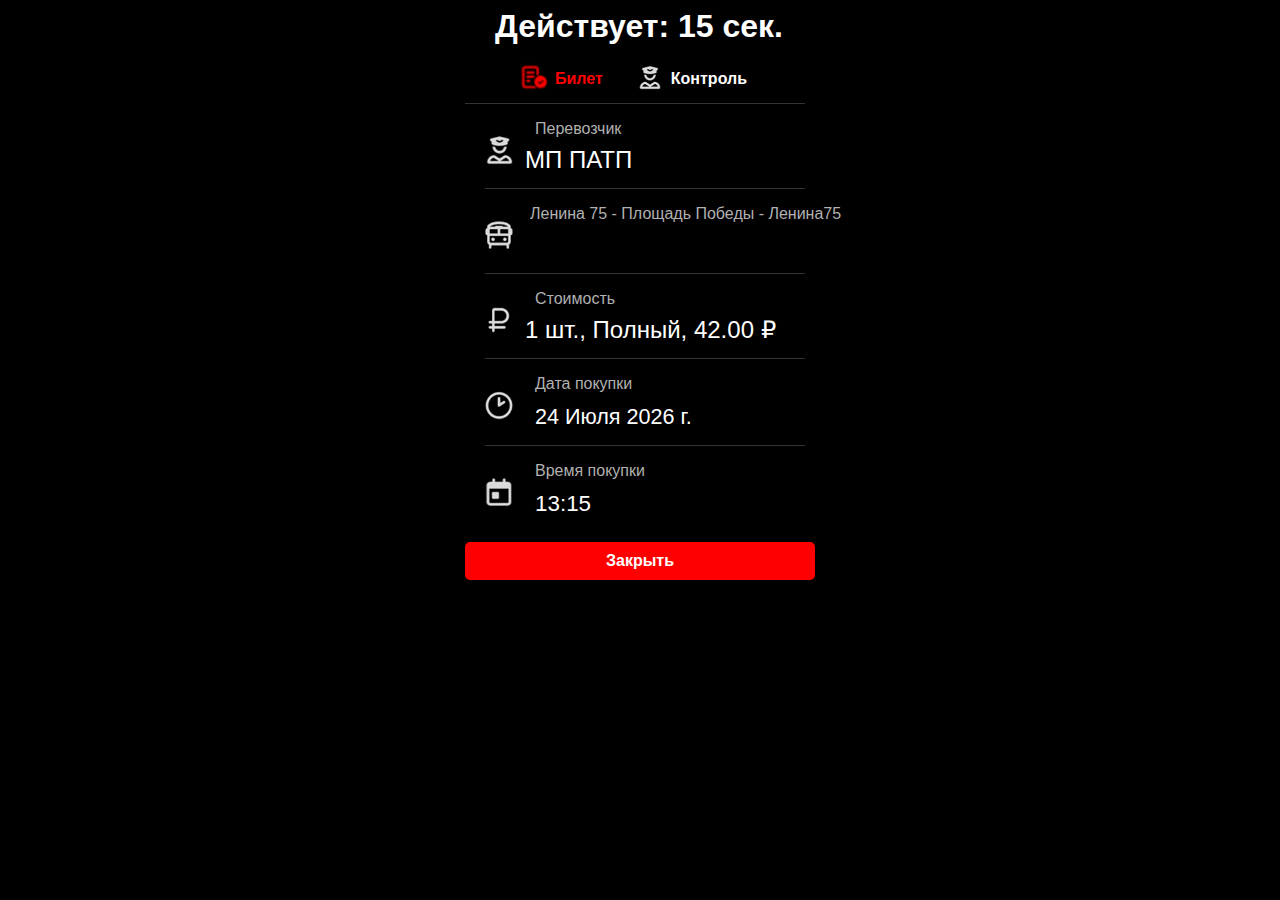
<file: index.html>
<!DOCTYPE html>
<html lang="ru">
<head>
    <meta charset="UTF-8">
    <meta name="viewport" content="width=device-width, initial-scale=1.0, maximum-scale=1.0, user-scalable=no">
    <title>Городской Транспорт</title>
    <style>
        body {
            font-family: Arial, sans-serif;
            text-align: left; /* Текст слева */
            background-color: #000; /* Черный фон */
            color: #fff; /* Белый цвет текста */
            -ms-user-select: none;
            -moz-user-select: none;
            -webkit-user-select: none;
            user-select: none; /* Отключение выделения текста */
        }
        .active {
            color: red;
            text-decoration: underline; /* Добавлено подчеркивание */
            background-color: red; /* Добавлено фоновое закрашивание */
            padding: 10px 20px; /* Добавлено padding */
        }
        .hidden {
            display: none;
        }
        .container {
            margin: auto; /* Центрирование по горизонтали */
            width: 210px; /* Ширина контейнера */
           /* padding: 20px;
             background-color: #111; Темно-серый фон контейнера */
            border-radius: 10px; /* Скругленные углы */
            text-align: left; /* Выравнивание по левому краю */
        }
        .button {
            padding: 10px 10px;
            width: 90px;
            cursor: pointer;
            border: none;
            background-color: transparent; /* Прозрачный фон */
            color: #fff;
            margin: 5px 0px;
            border-radius: 5px; /* Скругленные углы */
            font-family: "Roboto", sans-serif;
            font-weight: bold;
            font-style: normal;
            font-size: 16px;
        }

        #button2 {
            padding: 10px 20px;
            cursor: pointer;
            border: none;
            background-color: red;
            color: #fff;
            margin: 0px -70px;
            border-radius: 5px; /* Скругленные углы */
        }

        #img1 {
            width: 28px;
            margin: 15px -50px 130px;
            position: absolute;
        }

        #img2 {
            width: 35px;
            margin: 0px -30px 130px;
            position: absolute;
        }

        #img3 {
            width: 23px;
            margin: 10px 93px 130px;
            position: absolute;
        }

        #select_first {
            border: none;
            background-color: black;
            color: #b1b1b1;
            -webkit-appearance: none;
            font-family: "Roboto", sans-serif;
            font-weight: normal;
            font-style: normal;
            font-size: 16px;
            margin: 0px -5px;
        }

        #select_second {
            border: none;
            background-color: black;
            color: white;
            -webkit-appearance: none;
            font-family: "Roboto", sans-serif;
            font-weight: normal;
            font-style: normal;
            font-size: 150%;
            margin: -8px -10px;
        }

        #p_first {
            color: #b1b1b1;
        }

        #purchaseDate {
            font-family: "Roboto", sans-serif;
            font-weight: normal;
            font-style: normal;
            font-size: 135%;
            margin: -5px 0px 15px;
        }

        #purchaseTime {
            font-family: "Roboto", sans-serif;
            font-weight: normal;
            font-style: normal;
            font-size: 140%;
            margin: -5px 0px 25px;
        }

        #p_second {
            font-family: "Roboto", sans-serif;
            font-weight: bold;
            font-style: normal;
            font-size: 180%;
        }

        .without_ampm::-webkit-datetime-edit-ampm-field {
   display: none;
 }
 input[type=time]::-webkit-clear-button {
   -webkit-appearance: none;
   -moz-appearance: none;
   -o-appearance: none;
   -ms-appearance:none;
   appearance: none;
   margin: -10px;
 }

 input {
            font-family: "Roboto", sans-serif;
            font-weight: normal;
            font-style: normal;
            font-size: 150%;
            background-color: black;
            color: white;
            border: hidden;
            margin: -10px -10px;
        }

input.middle:focus {
    outline-width: 0;
}

textarea:focus, input:focus {
    outline: none;
}

 hr {
        border: none;
        height: 1px;
        color: #333;
        background-color: #333;
        }

 #menu_btn {
     margin: 10px 10px 0px;
     display: flex;
     gap: 3rem;
     text-align: center; /* Выравнивание текста внутри #menu_btn */
 }

 .without_ampm::-webkit-datetime-edit-ampm-field {
   display: none;
 }
 input[type=time]::-webkit-clear-button {
   -webkit-appearance: none;
   -moz-appearance: none;
   -o-appearance: none;
   -ms-appearance:none;
   appearance: none;
   margin: -10px;
 }

 body {
		-ms-user-select: none;
		-moz-user-select: none;
		-webkit-user-select: none;
		user-select: none;
	}

input[list]::-webkit-calendar-picker-indicator,
input[list]::-webkit-list-button {
    opacity: 0 !important
}

    </style>
</head>
<body>

<div class="container">

    <h1 id="timer_block" style="margin: auto -40px">Действует: <span id="timer">15</span> сек.</h1>

<div id="menu_btn">
     <img id="img2" src="img/ok.png">
    <img id="img3" src="img/man.png">
    <button style="color: red" id="ticketButton" class="button" onclick="toggleContent('ticket')">Билет</button>
    <button id="controlButton" class="button" onclick="toggleContent('control')">Контроль</button>
        </div>
    <hr style="width:340px; margin: 0px -70px 0px;"/>

    <div id="ticketContent">
      <div>
          <img id="img1" src="img/man.png">
          <p id="p_first">Перевозчик</p>
        <select id="select_second"><option>МП ПАТП</option></select>
          <p></p>
          <hr style="width:320px; margin: 0px -50px 0px;"/>
          <p></p>
          </div>

<div>
        <img id="img1" src="img/bus.png">
        <select id="select_first">
            <option disabled style="color: red">Автобус №44:</option>
            <option selected>Ленина 75 - Церковь - Ленина 75</option>
            <option disabled></option>
            <option disabled style="color: red">Автобус №10:</option>
            <option>Ленина 75 - Рынок - Ленина 75</option>
            <option>Ленина 75 - Мира - Ленина 75</option>
            <option disabled></option>
            <option disabled style="color: red">Автобус №9:</option>
            <option>Склады - Маяк - Склады</option>
            <option disabled></option>
            <option disabled style="color: red">Автобус №6:</option>
            <option>ПАТП - ЛУКАШИ - ПАТП</option>
            <option disabled></option>
            <option disabled style="color: red">Автобус №3:</option>
            <option selected>ПАТП - Решетнева - ПАТП</option>
            <option disabled></option>
            <option disabled style="color: red">Автобус №2:</option>
            <option selected>Ленина 75 - КПП 1 - Ленина75</option>
            <option disabled></option>
            <option disabled style="color: red">Автобус №1:</option>
            <option selected>Ленина 75 - Площадь Победы - Ленина75</option>
        </select>
            <p><input list="busnumber" style="width: 250px" spellcheck="false">
   <datalist id="busnumber" spellcheck="false">
    <option value="a878ту124"></option>
    <option value="в671тс124"></option>
    <option value="р608нм124"></option>

    <option value="в225тс124"></option>
    <option value="в353оо124"></option>
    <option value="в702тс124"></option>

    <option value="а878ту124"></option>
    <option value="а861ту124"></option>
    <option value="в709тс124"></option>

    <option value="а839ту124"></option>
    <option value="а867ту124"></option>
    <option value="а872ту124"></option>

    <option value="р613нв124"></option>
   </datalist></p>
        <p id="hint"></p>
        <hr style="width:320px; margin: 0px -50px 0px;"/>
</div>


<div>
        <img id="img1" src="img/rub.png">
        <p id="p_first">Стоимость</p>
        <select id="select_second"><option>1 шт., Полный, 42.00 ₽</option>
        <option>2 шт., Полный, 84.00 ₽</option>
        <option>1 шт., Полный, 126.00 ₽</option></select>
        <p></p>
        <hr style="width:320px; margin: 0px -50px 0px;"/>
</div>


<div>
        <img id="img1" src="img/clock.png">
        <p id="p_first">Дата покупки</p>
        <p id="purchaseDate"></p> <hr style="width:320px; margin: 0px -50px 0px;"/>
</div>

<div>
        <img id="img1" src="img/calendar.png">
        <p id="p_first">Время покупки</p>
        <p id="purchaseTime"></p>
</div>


    </div>

    <div id="controlContent" class="hidden">
      <img width="300" style="margin: 20px -50px" src="img/accept.png" alt="Описание изображения">
    </div>

    <button id="button2" class="button" onclick="closeWindow()" style="width: 350px">Закрыть</button>
</div>

<script>
    // Отсчет времени
    let timeLeft = 15;
    const timerElement = document.getElementById('timer');
    const timerBlock = document.getElementById('timer_block');
    let countdown;

    function startTimer() {
        countdown = setInterval(() => {
            if (timeLeft <= 0) {
                clearInterval(countdown);
                timeLeft = 15;
                timerElement.textContent = timeLeft;
            } else {
                timeLeft--;
                timerElement.textContent = timeLeft;
            }
        }, 1000);
    }

    let isWindowClosed = false; // Флаг для отслеживания состояния

    // Переключение контента
    function toggleContent(type) {
        if (isWindowClosed) {
            return; // Выход из функции, если окно закрыто
        }

        const ticketContent = document.getElementById('ticketContent');
        const controlContent = document.getElementById('controlContent');
        const ticketButton = document.getElementById('ticketButton');
        const controlButton = document.getElementById('controlButton');

        if (type === 'ticket') {
            ticketContent.classList.remove('hidden');
            controlContent.classList.add('hidden');

            ticketButton.classList.remove('active');
            controlButton.classList.remove('active');
            ticketButton.classList.add('active');

            timerBlock.classList.remove('hidden');
            startTimer();
        } else {
            ticketContent.classList.add('hidden');
            controlContent.classList.remove('hidden');

            ticketButton.classList.remove('active');
            controlButton.classList.remove('active');
            controlButton.classList.add('active');

            timerBlock.classList.add('hidden');
            clearInterval(countdown);
        }
    }

    // Закрытие окна
    function closeWindow() {
        // Переключение состояния окна
        isWindowClosed = !isWindowClosed;

        if (isWindowClosed) {
            // Деактивировать все элементы
            document.querySelectorAll('select, input, button, datalist').forEach(el => {
                el.disabled = true;
            });
            document.body.style.pointerEvents = 'none'; // Отключение событий для всего body
            alert('Окно закрыто. Нажмите "Закрыть" ещё раз, чтобы открыть.');
        } else {
            // Активировать все элементы
            document.querySelectorAll('select, input, button, datalist').forEach(el => {
                el.disabled = false;
            });
            document.body.style.pointerEvents = 'auto'; // Восстановление событий
        }
    }

    //  Перезапуск таймера при клике на элемент
    timerElement.addEventListener('click', () => {
        timeLeft = 15;
        timerElement.textContent = timeLeft;
        clearInterval(countdown);
        startTimer();
    });

    // Получаем текущую дату
    const today = new Date();
    const day = today.getDate();
    const month = today.getMonth(); // Месяц начинается с 0
    const year = today.getFullYear();

    // Массив с названиями месяцев
    const monthNames = ["Января", "Февраля", "Марта", "Апреля", "Мая", "Июня",
                        "Июля", "Августа", "Сентября", "Октября", "Ноября", "Декабря"];

    // Формируем строку с датой
    const formattedDate = `${day} ${monthNames[month]} ${year} г.`;

    // Выводим дату в элемент с id="purchaseDate"
    document.getElementById("purchaseDate").textContent = formattedDate;

    // Получаем текущее время
    const now = new Date();
    const hours = now.getHours();
    const minutes = now.getMinutes();
    const formattedTime = `${hours}:${minutes.toString().padStart(2, '0')}`; // Добавляем ведущий ноль к минутам, если нужно

    // Выводим время в элемент с id="purchaseTime"
    document.getElementById("purchaseTime").textContent = formattedTime;

</script>

</body>
</html>
</file>
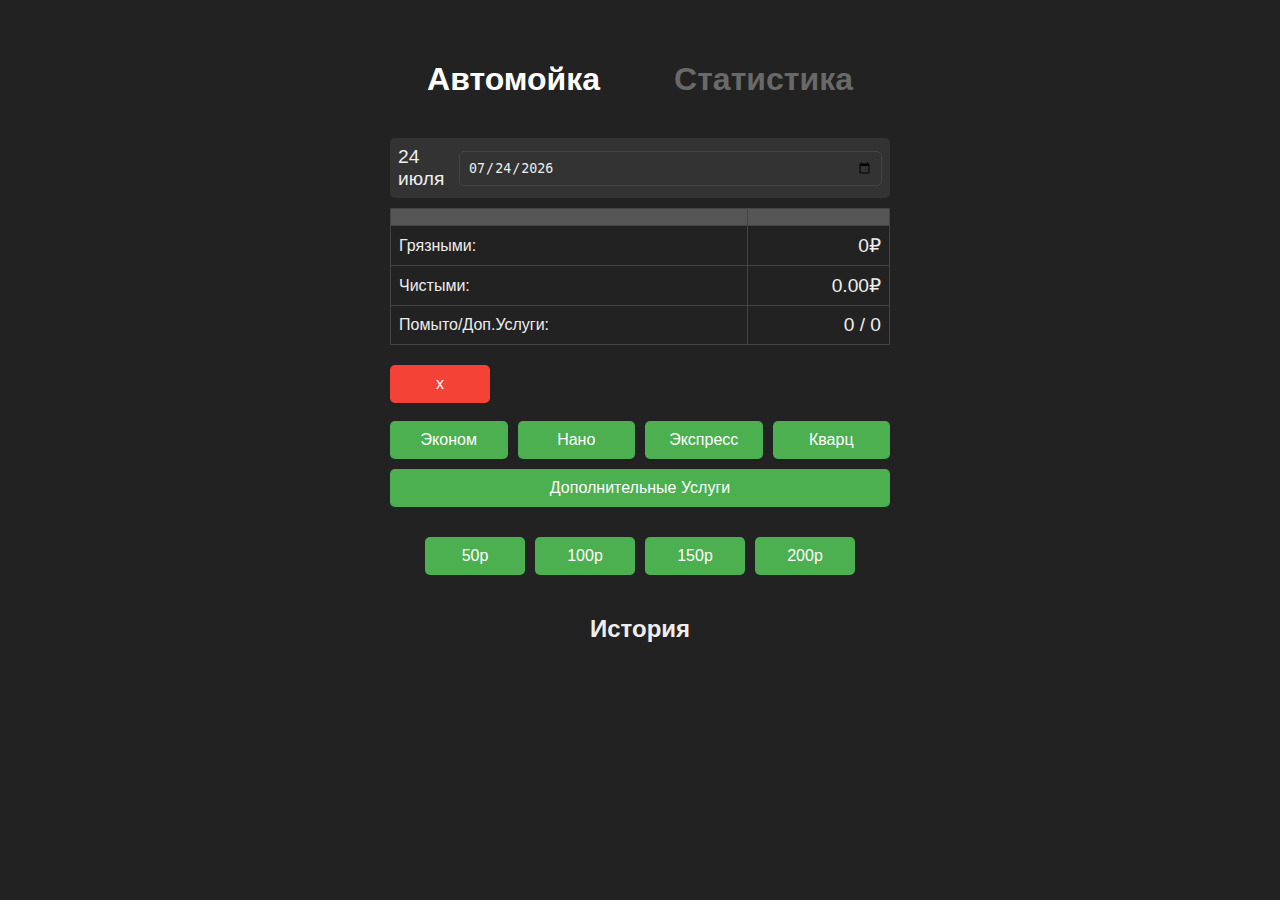
<file: aligator/index.html>
<!DOCTYPE html>
<html>
<head>
  <meta charset="UTF-8">
  <meta name="viewport" content="width=device-width, initial-scale=1.0, maximum-scale=1.0, user-scalable=no">
  <title>Калькулятор цен</title>
  <link rel="stylesheet" href="styles.css">
</head>
<body>
  <div class="container">
    <div class="header">
      <h1 id="auto-title" class="active">Автомойка</h1>
      <h1 id="statistics-title">Статистика</h1>
    </div>

    <div id="auto-section">
      <div id="date-container">
        <div id="selected-date-display">
          <span id="date-text"></span>
          <input type="date" id="selected-date" value="">
        </div>
      </div>

      <table class="data-table">
        <thead>
          <tr>
            <th></th>
            <th></th>
          </tr>
        </thead>
        <tbody>
          <tr>
            <td>Грязными:</td>
            <td id="total" style="text-align: right;">0</td>
          </tr>
          <tr>
            <td>Чистыми:</td>
            <td id="discount" style="text-align: right;">0</td>
          </tr>
          <tr>
            <td>Помыто/Доп.Услуги:</td>
            <td id="services-info" style="text-align: right;">0 / 0</td>
          </tr>
        </tbody>
      </table>

      <button onclick="resetTotal()" style="background-color: #f44336;">x</button> <br> <br>

      <div id="services">
        <div class="button-group">
          <button id="open-ekonom-options">Эконом</button>
          <button id="open-nano-options">Нано</button>
          <button id="open-express-options">Экспресс</button>
          <button id="open-quartz-options">Кварц</button>
          <button id="open-optional-options">Дополнительные Услуги</button>
        </div>
        <div class="button-group">
          <button onclick="addPrice('50р', 50)">50р</button>
          <button onclick="addPrice('100р', 100)">100р</button>
          <button onclick="addPrice('150р', 150)">150р</button>
          <button onclick="addPrice('200р', 200)">200р</button>
        </div>
      </div>

      <!------------------------------------ Ekonom BUTTONS ------------------------------------------>
      <div id="ekonom-options" class="hidden">
        <div class="close-button" onclick="closeEkonomOptions()">&times;</div>
        <div class="ekonom-option">
          <button onclick="addPrice('эконом 1 I', 800); closeEkonomOptions()">эконом 1 I</button>
          <button onclick="addPrice('эконом 1 II', 1000); closeEkonomOptions()">эконом 1 II</button>
        </div>
        <div class="ekonom-option">
          <button onclick="addPrice('эконом 2 I', 1300); closeEkonomOptions()">эконом 2 I</button>
          <button onclick="addPrice('эконом 2 II', 1500); closeEkonomOptions()">эконом 2 II</button>
        </div>
      </div>

      <!------------------------------------ NANO BUTTONS ------------------------------------------>
      <div id="nano-options" class="hidden">
        <div class="close-button" onclick="closeNanoOptions()">&times;</div>
        <div class="ekonom-option">
          <button onclick="addPrice('нано 1 I', 900); closeNanoOptions()">нано 1 I</button>
          <button onclick="addPrice('нано 1 II', 1200); closeNanoOptions()">нано 1 II</button>
        </div>

        <div class="ekonom-option">
          <button onclick="addPrice('нано 2 I', 1400); closeNanoOptions()">нано 2 I</button>
          <button onclick="addPrice('нано 2 II', 1700); closeNanoOptions()">нано 2 II</button>
        </div>
      </div>

      <!------------------------------------ Express BUTTONS ------------------------------------------>
      <div id="express-options" class="hidden">
        <div class="close-button" onclick="closeExpressOptions()">&times;</div>
        <div class="ekonom-option">
          <button onclick="addPrice('экспресс I', 500); closeExpressOptions()">экспресс I</button>
          <button onclick="addPrice('экспресс II', 600); closeExpressOptions()">экспресс II</button>
        </div>

        <div class="ekonom-option">
          <button onclick="addPrice('экспресс III', 1000); closeExpressOptions()">экспресс III</button>
        </div>
      </div>

      <!------------------------------------ Quartz BUTTONS ------------------------------------------>
      <div id="quartz-options" class="hidden">
        <div class="close-button" onclick="closeQuartzOptions()">&times;</div>
        <div class="ekonom-option">
          <button onclick="addPrice('кварц 1 I', 2000); closeQuartzOptions()">кварц 1 I</button>
          <button onclick="addPrice('кварц 1 II', 2200); closeQuartzOptions()">кварц 1 I</button>
        </div>

        <div class="ekonom-option">
          <button onclick="addPrice('кварц 2 I', 2500); closeQuartzOptions()">кварц 2 II</button>
          <button onclick="addPrice('кварц 2 II', 2700); closeQuartzOptions()">кварц 2 II</button>
        </div>
      </div>

      <!------------------------------------ Optional BUTTONS ------------------------------------------>
      <div id="optional-options" class="hidden">
        <div class="close-button" onclick="closeOptionalOptions()">&times;</div>
        <div class="ekonom-option">
          <button onclick="addPrice('салон I', 1000); closeOptionalOptions()">салон I</button>
          <button onclick="addPrice('салон II', 1300); closeOptionalOptions()">салон II</button>
        </div>

        <div class="ekonom-option">
          <button onclick="addPrice('силикон', 250); closeOptionalOptions()">силикон</button>
          <button onclick="addPrice('чернение', 300); closeOptionalOptions()">чернение</button>
        </div>

        <div class="ekonom-option">
          <button onclick="addPrice('п. пластика', 500); closeOptionalOptions()">п. пластика</button>
          <button onclick="addPrice('двигатель', 2500); closeOptionalOptions()">двигатель</button>
        </div>

      </div>

      <h2>История</h2>
      <ol class="history-list" id="history-list"></ol>

    </div>

    <div id="statistics" class="hidden">
      <h2>Статистика</h2>
      <table class="data-table">
        <thead>
          <tr>
            <th></th>
            <th></th>
          </tr>
        </thead>
        <tbody>
          <tr>
            <td>Зп (1-15):</td>
            <td id="zp-15" style="text-align: right;">
              <span class="dark-gray">0</span> / <span class="white">0</span>
            </td>
          </tr>
          <tr>
            <td>Зп (16-31):</td>
            <td id="zp-16" style="text-align: right;">
              <span class="dark-gray">0</span> / <span class="white">0</span>
            </td>
          </tr>
        </tbody>
      </table>
<br><br><br><br><br><br><br><br><br><br><br><br><br><br><br><br>
      <table class="data-table">
        <tr>
            <td>В общем:  </td>
            <td id="total-statistics" style="text-align: right;">0</td>
          </tr>
      </table>


    </div>

    <div id="message-container"></div>

    <script src="script.js"></script>
  </body>
</html>
</file>
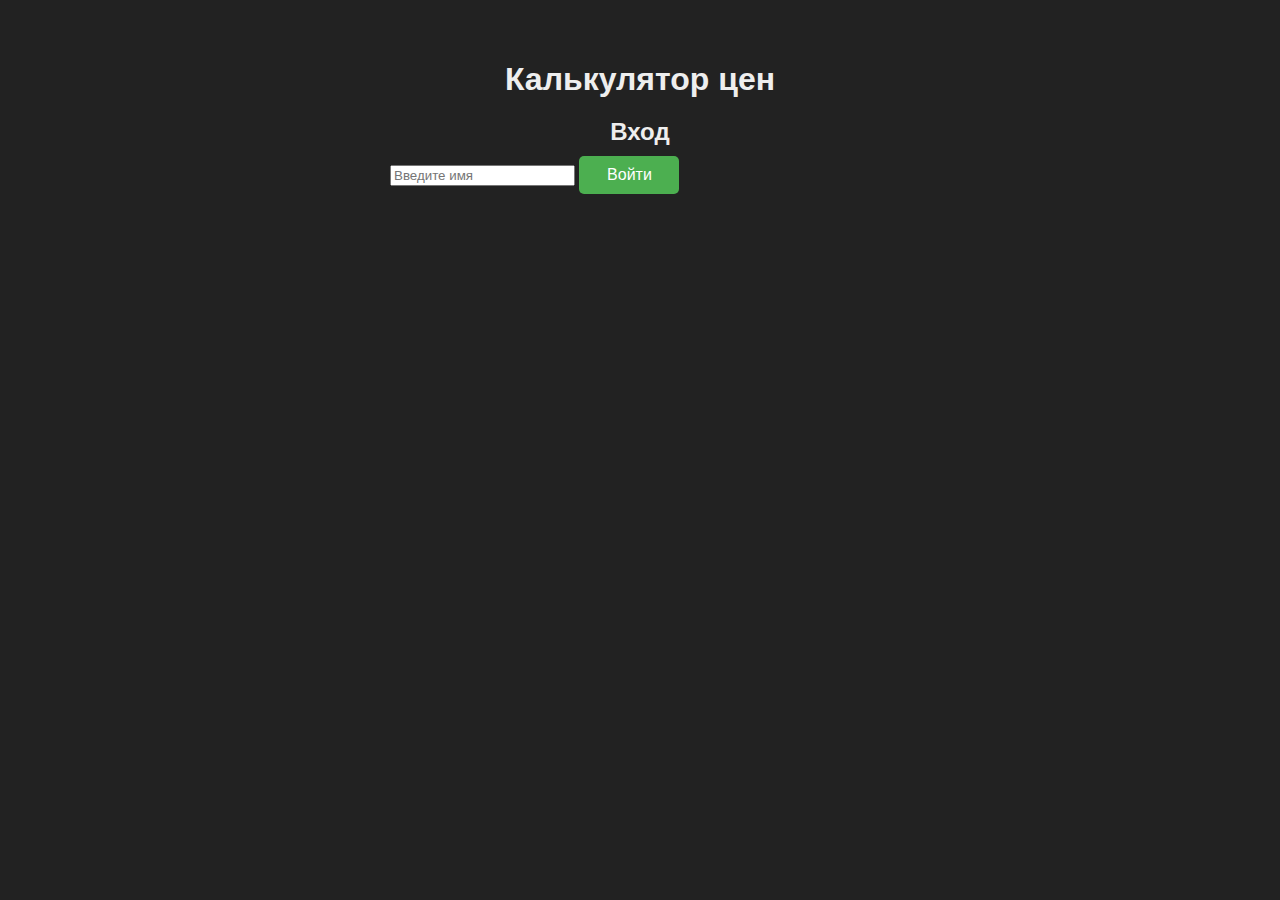
<file: ali.html>
<!DOCTYPE html>
<html>
<head>
  <title>Калькулятор цен</title>
  <style>
    body {
      font-family: sans-serif;
      background-color: #222;
      color: #eee;
      margin: 0; /* Убираем отступы */
      padding: 0; /* Убираем отступы */
      display: flex;
      flex-direction: column; /* Выравниваем по вертикали */
      align-items: center; /* Центрируем элементы */
    }

    .container {
      width: 90%; /* Занимаем 90% ширины экрана */
      max-width: 500px; /* Максимальная ширина */
      padding: 20px;
      margin: 20px auto; /* Центрируем контейнер */
    }

    h1 {
      font-size: 2rem; /* Увеличиваем размер заголовка */
      text-align: center;
      margin-bottom: 20px;
    }

    h2 {
      font-size: 1.5rem; /* Увеличиваем размер заголовка */
      text-align: center;
      margin-bottom: 10px;
    }

    .button-group {
      display: flex;
      flex-wrap: wrap;
      justify-content: center;
      gap: 10px;
      margin-bottom: 20px;
    }

    button {
      padding: 10px 20px;
      border: none;
      border-radius: 5px;
      background-color: #4CAF50;
      color: white;
      cursor: pointer;
      font-size: 1rem; /* Уменьшаем размер шрифта */
      flex: 1 1 100px; /* Делаем кнопки адаптивными */
      min-width: 100px; /* Минимальная ширина кнопок */
    }

    .hidden {
      display: none;
    }

    #total, #discount, #services-count {
      font-size: 1.2rem; /* Увеличиваем размер текста */
      margin-bottom: 10px;
      text-align: center;
    }

    #date-picker {
      margin-bottom: 10px;
      width: 100%;
    }

    #toggle-button {
      background-color: #f44336; /* Красный цвет для выделения */
      font-size: 1rem; /* Уменьшаем размер шрифта */
    }

    #services {
      display: flex;
      flex-direction: column;
      align-items: center;
      gap: 10px;
    }

    #services .button-group {
      flex-wrap: wrap; /* Делаем группы кнопок адаптивными */
      justify-content: center;
    }

    .history-list {
      list-style: none;
      padding: 0;
      margin-bottom: 20px;
    }

    .history-list li {
      display: flex;
      justify-content: space-between;
      align-items: center;
      padding: 5px 10px;
      border-bottom: 1px solid #444;
    }

    .history-list li button {
      background-color: transparent;
      border: none;
      color: #eee;
      font-size: 1rem;
      cursor: pointer;
    }

    .history-list li button:hover {
      color: #fff;
    }

    /* Стили для таблицы */
    table {
      border-collapse: collapse;
      width: 100%;
    }

    th, td {
      text-align: left;
      padding: 8px;
    }

    tr:nth-child(even) {
      background-color: #333;
    }

    th {
      background-color: #555;
    }
  </style>
</head>
<body>
  <div class="container">
    <h1>Калькулятор цен</h1>

    <div id="login">
      <h2>Вход</h2>
      <input type="text" id="username" placeholder="Введите имя">
      <button onclick="login()">Войти</button>
    </div>

    <div id="content" class="hidden">
      <h2>Ваши данные</h2>
      <p>Привет, <span id="user-name"></span>!</p>

      <div id="date-picker">
        <label for="selected-date">Выберите дату:</label>
        <input type="date" id="selected-date" value="">
        <script>
          document.getElementById('selected-date').valueAsDate = new Date();
        </script>
      </div>

      <h2>Сводка</h2>
      <table>
        <tr>
          <td>Грязными:</td>
          <td id="total">0</td>
        </tr>
        <tr>
          <td>Чистыми:</td>
          <td id="discount">0</td>
        </tr>
        <tr>
          <td>Количество услуг:</td>
          <td id="services-count">0</td>
        </tr>
      </table>

      <button onclick="resetTotal()">Очистить сводку</button>
      <button onclick="clearHistory()">Очистить историю</button> <br> <br>

      <h2>Все услуги</h2>
      <div id="services">
        <div class="button-group">
          <button onclick="addPrice('эконом1 (I)', 800)">эконом1 (I)</button>
          <button onclick="addPrice('эконом2 (I)', 1300)">эконом2 (I)</button>
          <button onclick="addPrice('нано1 (I)', 900)">нано1 (I)</button>
          <button onclick="addPrice('нано2 (I)', 1400)">нано2 (I)</button>
          <button onclick="addPrice('эконом1 (II)', 1000)">эконом1 (II)</button>
          <button onclick="addPrice('эконом2 (II)', 1500)">эконом2 (II)</button>
          <button onclick="addPrice('нано1 (II)', 1200)">нано1 (II)</button>
          <button onclick="addPrice('нано2 (II)', 1700)">нано2 (II)</button>
        </div>
        <div class="button-group">
          <button onclick="addPrice('экспресс (I)', 500)">экспресс (I)</button>
          <button onclick="addPrice('экспресс (II)', 600)">экспресс (II)</button>
          <button onclick="addPrice('экспресс (IV)', 1000)">экспресс (IV)</button>
          <button onclick="addPrice('кварц1 (I)', 2000)">кварц1 (I)</button>
          <button onclick="addPrice('кварц2 (I)', 2500)">кварц2 (I)</button>
          <button onclick="addPrice('кварц1 (II)', 2200)">кварц1 (II)</button>
          <button onclick="addPrice('кварц2 (II)', 2700)">кварц2 (II)</button>
        </div>
        <div class="button-group">
          <button onclick="addPrice('салон I', 1000)">салон I</button>
          <button onclick="addPrice('салон II', 1300)">салон II</button>
          <button onclick="addPrice('днище', 400)">днище</button>
          <button onclick="addPrice('чернение', 300)">чернение</button>
          <button onclick="addPrice('силикон', 250)">силикон</button>
          <button onclick="addPrice('полировка пластика', 500)">полировка пластика</button>
          <button onclick="addPrice('двигатель', 2500)">двигатель</button>
        </div>
      </div>

      <h2>История</h2>
      <ol class="history-list" id="history-list"></ol>
    </div>

    <script>
      let total = 0;
      let selectedServices = [];
      let selectedDate = new Date().toISOString().slice(0, 10); // Текущая дата в формате YYYY-MM-DD
      let period = null; // Период для подсчета суммы (null - не определен)

      // Загружаем данные из localStorage при загрузке страницы
      window.onload = () => {
        loadData(); // Загружаем данные для текущей даты
        updateTotal(); // Обновляем сумму при загрузке
        updateHistory(); // Обновляем историю
      };

      // Обработка события изменения даты
      document.getElementById('selected-date').addEventListener('change', function() {
        selectedDate = this.value; // Обновляем выбранную дату

        // Проверяем, была ли эта дата выбрана ранее
        if (selectedDate !== this.previousDate) {
          loadData(); // Загружаем данные, если это новая дата
        }

        // Сохраняем предыдущую выбранную дату
        this.previousDate = selectedDate;

        updateTotal(); // Обновляем сумму
        updateHistory(); // Обновляем историю
      });

      function addPrice(service, price) {
        total += price;
        selectedServices.push(service);
        updateTotal();
        saveSelectedServices();
        updateHistory();
      }

      function updateTotal() {
        const discount = total * 0.27;
        document.getElementById('total').textContent = `${total}₽`;
        document.getElementById('discount').textContent = `${discount.toFixed(2)}₽`;

        // Обновляем services-count
        document.getElementById('services-count').textContent = `${selectedServices.length}`; 

        // Определение периода
        const dateParts = selectedDate.split('-');
        const day = parseInt(dateParts[2]);
        if (day <= 15) {
          period = 1; // 1-й период (1-15)
        } else {
          period = 2; // 2-й период (16-30/31)
        }

        // Вывод информации о периоде
        if (period) {
          // Получение общей суммы для периода из localStorage
          const periodTotal = parseInt(localStorage.getItem(`periodTotal-${selectedDate}-${period}`), 10) || 0;
          const periodDiscount = parseFloat(localStorage.getItem(`periodDiscount-${selectedDate}-${period}`), 10) || 0;

          // Обновление общей суммы для периода
          const newPeriodTotal = periodTotal + total;
          const newPeriodDiscount = periodDiscount + discount;
          localStorage.setItem(`periodTotal-${selectedDate}-${period}`, newPeriodTotal);
          localStorage.setItem(`periodDiscount-${selectedDate}-${period}`, newPeriodDiscount);

          // Вывод общей суммы и скидки для периода
          // document.getElementById('services-count').textContent += ` (период ${period}: ${newPeriodTotal} (чистыми: ${newPeriodDiscount.toFixed(2)}))`;
        }
      }

      // Переименована из resetData() в loadData()
      function loadData() {
        const savedServices = localStorage.getItem(`selectedServices-${selectedDate}`);
        if (savedServices) {
          selectedServices = JSON.parse(savedServices);
          total = parseInt(localStorage.getItem(`total-${selectedDate}`), 10) || 0; // Загружаем общую сумму
        } else {
          total = 0; // Сбрасываем total если нет сохраненных данных
          selectedServices = []; // Сбрасываем selectedServices если нет сохраненных данных
        }
        updateTotal();
        updateHistory(); // Обновляем историю после обнуления
      }

      function resetTotal() {
        total = 0;
        selectedServices = [];
        updateTotal();
        saveSelectedServices();
        updateHistory(); // Обновляем историю после обнуления
      }

      function clearHistory() {
        selectedServices = [];
        updateTotal();
        saveSelectedServices();
        updateHistory(); // Обновляем историю после обнуления
      }

      function removeLast() {
        if (selectedServices.length > 0) {
          const lastService = selectedServices.pop();
          const price = getPrice(lastService);
          total -= price;
          updateTotal();
          saveSelectedServices();
          updateHistory(); // Обновляем историю после удаления
        }
      }

      function getPrice(service) {
        switch (service) {
          case 'эконом1 (I)': return 800;
          case 'эконом1 (II)': return 1000;
          case 'эконом2 (I)': return 1300;
          case 'эконом2 (II)': return 1500;
          case 'нано1 (I)': return 900;
          case 'нано2 (I)': return 1400;
          case 'нано1 (II)': return 1200;
          case 'нано2 (II)': return 1700;
          case 'экспресс (I)': return 500;
          case 'экспресс (II)': return 600;
          case 'экспресс (IV)': return 1000;
          case 'кварц1 (I)': return 2000;
          case 'кварц2 (I)': return 2500;
          case 'кварц1 (II)': return 2200;
          case 'кварц2 (II)': return 2700;
          case 'салон I': return 1000;
          case 'салон II': return 1300;
          case 'днище': return 400;
          case 'чернение': return 300;
          case 'силикон': return 250;
          case 'полировка пластика': return 500;
          case 'двигатель': return 2500;
          default: return 0;
        }
      }

      function login() {
        const username = document.getElementById('username').value;
        if (username) {
          document.getElementById('user-name').textContent = username;
          document.getElementById('content').classList.remove('hidden');
          document.getElementById('login').classList.add('hidden');
          saveUsername(username);
        }
      }

      function saveUsername(username) {
        localStorage.setItem('username', username);
      }

      function saveSelectedServices() {
        localStorage.setItem(`selectedServices-${selectedDate}`, JSON.stringify(selectedServices));
        localStorage.setItem(`total-${selectedDate}`, total); // Сохраняем общую сумму
      }

      function loadSavedData() {
        const username = localStorage.getItem('username');
        if (username) {
          document.getElementById('user-name').textContent = username;
          document.getElementById('content').classList.remove('hidden');
          document.getElementById('login').classList.add('hidden');
        }

        // Загружаем данные для выбранной даты
        const savedServices = localStorage.getItem(`selectedServices-${selectedDate}`);
        if (savedServices) {
          selectedServices = JSON.parse(savedServices);
        }
        total = parseInt(localStorage.getItem(`total-${selectedDate}`), 10) || 0; // Загружаем общую сумму
      }

      function logout() {
        localStorage.removeItem('username');
        document.getElementById('content').classList.add('hidden');
        document.getElementById('login').classList.remove('hidden');
      }

      function updateHistory() {
        const historyList = document.getElementById('history-list');
        historyList.innerHTML = ''; // Очищаем список истории

        const savedServices = localStorage.getItem(`selectedServices-${selectedDate}`);
        if (savedServices) {
          const services = JSON.parse(savedServices);
          services.forEach((service, index) => {
            const listItem = document.createElement('li');
            listItem.textContent = `${index + 1}. ${service}`; // Добавляем нумерацию

            // Кнопка удаления "-"
            const removeButton = document.createElement('button');
            removeButton.textContent = '-';
            removeButton.addEventListener('click', () => {
              removeServiceFromHistory(index);
            });
            listItem.appendChild(removeButton);

            // Кнопка "Удалить"
            const deleteButton = document.createElement('button');
            deleteButton.textContent = 'Удалить';
            deleteButton.addEventListener('click', () => {
              deleteServiceFromHistory(index);
            });
            listItem.appendChild(deleteButton);

            // Кнопка добавления "+"
            const addButton = document.createElement('button');
            addButton.textContent = '+';
            addButton.addEventListener('click', () => {
              addServiceToHistory(index);
            });
            listItem.appendChild(addButton);

            historyList.appendChild(listItem);
          });
        }
      }

      function removeServiceFromHistory(index) {
        const service = selectedServices[index];
        const price = getPrice(service);
        total -= price;
        selectedServices.splice(index, 1);
        updateTotal();
        saveSelectedServices();
        updateHistory(); // Обновляем историю после удаления
      }

      function deleteServiceFromHistory(index) {
        selectedServices.splice(index, 1);
        updateTotal();
        saveSelectedServices();
        updateHistory(); // Обновляем историю после удаления
      }

      function addServiceToHistory(index) {
        const service = selectedServices[index];
        const price = getPrice(service);
        total += price;
        selectedServices.splice(index + 1, 0, service); // Вставляем перед текущим элементом
        updateTotal();
        saveSelectedServices();
        updateHistory(); // Обновляем историю после добавления
      }
    </script>
  </div>
</body>
</html>
</file>
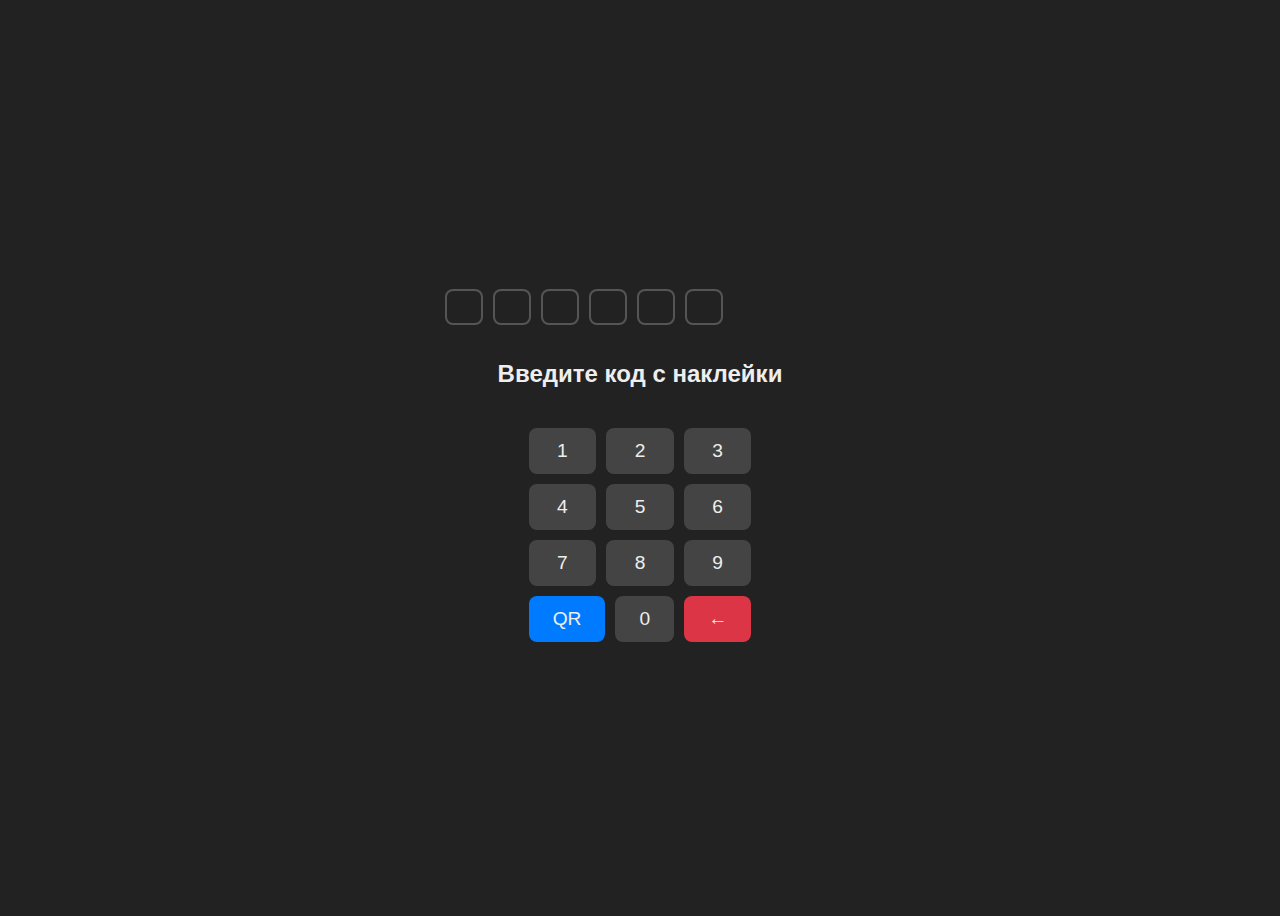
<file: code.html>
<!DOCTYPE html>
<html>
<head>
  <title>Code Entry</title>
  <meta name="viewport" content="width=device-width, initial-scale=1.0, maximum-scale=1.0, user-scalable=no">
  <style>
    body {
      font-family: sans-serif;
      display: flex;
      flex-direction: column;
      align-items: center;
      justify-content: center;
      height: 100vh;
      background-color: #222;
      color: #eee;
      font-size: 16px;
      -webkit-touch-callout: none; 
      -webkit-user-select: none; 
      -khtml-user-select: none; 
      -moz-user-select: none; 
      -ms-user-select: none; 
      user-select: none; 
    }

    .code-entry {
      display: flex;
      flex-direction: column;
      align-items: center;
      width: 90%;
      max-width: 400px;
      border: none;
      padding: 20px;
      border-radius: 10px;
      background-color: transparent;
    }

    .code-input {
      display: flex;
      margin-bottom: 10px;
      width: 100%;
    }

    .code-input input {
      width: 30px; /* Увеличенный размер input */
      height: 30px; /* Увеличенный размер input */
      margin: 5px;
      border: 2px solid #555;
      text-align: center;
      font-size: 24px; /* Увеличенный размер шрифта для input */
      background-color: transparent;
      color: #eee;
      border-radius: 8px;
    }

    h2 {
      margin-bottom: 10px;
      font-size: 1.5rem; /* Увеличенный размер шрифта для заголовка */
    }

    button {
      padding: 10px 20px;
      background-color: #4CAF50;
      color: white;
      border: none;
      cursor: pointer;
      border-radius: 8px;
      font-size: 1rem; /* Увеличенный размер шрифта для кнопок */
    }

    .keyboard {
      display: flex;
      flex-direction: column;
      margin-top: 10px;
    }

    .keyboard-row {
      display: flex;
      justify-content: space-between;
      margin-bottom: 10px;
    }

    .keyboard button {
      padding: 12px 24px; /* Увеличенный размер кнопок */
      margin: 0 5px;
      background-color: #444;
      border: none;
      border-radius: 8px;
      cursor: pointer;
      font-size: 1.2rem; /* Увеличенный размер шрифта для кнопок */
      color: #eee;
      flex: 1;
    }

    .keyboard button:hover {
      background-color: #555;
    }

    .keyboard button.qr {
      background-color: #007bff;
    }

    .keyboard button.backspace {
      background-color: #dc3545;
    }

    .keyboard button.qr:hover {
      background-color: #0056b3;
    }

    .keyboard button.backspace:hover {
      background-color: #c82333;
    }

    #error-message {
      color: red;
      display: none;
      font-size: 1rem;
    }

    /* Медиа-запросы для адаптации на мобильных устройствах */
    @media (max-width: 480px) {
      .code-entry {
        max-width: 90%;
        padding: 15px;
      }

      .code-input input {
        width: 25px;
        height: 25px;
        font-size: 18px;
      }

      .keyboard button {
        padding: 8px 15px;
        font-size: 0.8rem;
      }

      h2 {
        font-size: 1.2rem;
      }
    }
  </style>
</head>
<body>
  <div class="code-entry">
    <div class="code-input">
      <input type="text" id="codeInput1" readonly maxlength="1">
      <input type="text" id="codeInput2" readonly maxlength="1">
      <input type="text" id="codeInput3" readonly maxlength="1">
      <input type="text" id="codeInput4" readonly maxlength="1">
      <input type="text" id="codeInput5" readonly maxlength="1">
      <input type="text" id="codeInput6" readonly maxlength="1">
    </div>
    <h2>Введите код с наклейки</h2>
    <div id="error-message">Неправильный код!</div>
  </div>

  <div class="keyboard">
    <div class="keyboard-row">
      <button onclick="addDigit('1')">1</button>
      <button onclick="addDigit('2')">2</button>
      <button onclick="addDigit('3')">3</button>
    </div>
    <div class="keyboard-row">
      <button onclick="addDigit('4')">4</button>
      <button onclick="addDigit('5')">5</button>
      <button onclick="addDigit('6')">6</button>
    </div>
    <div class="keyboard-row">
      <button onclick="addDigit('7')">7</button>
      <button onclick="addDigit('8')">8</button>
      <button onclick="addDigit('9')">9</button>
    </div>
    <div class="keyboard-row">
      <button class="qr" onclick="openQrScanner()">QR</button>
      <button onclick="addDigit('0')">0</button>
      <button class="backspace" onclick="deleteDigit()">←</button>
    </div>
  </div>

  <script>
    const codeInputs = [
      document.getElementById("codeInput1"),
      document.getElementById("codeInput2"),
      document.getElementById("codeInput3"),
      document.getElementById("codeInput4"),
      document.getElementById("codeInput5"),
      document.getElementById("codeInput6")
    ];
    const correctCodes = ["123456", "543216"];
    const errorMessage = document.getElementById("error-message");

    let currentInputIndex = 0;

    function addDigit(digit) {
      if (currentInputIndex < 6) {
        codeInputs[currentInputIndex].value = digit;
        currentInputIndex++;
        if (currentInputIndex === 6) {
          checkCode();
        }
      }
    }

    function deleteDigit() {
      if (currentInputIndex > 0) {
        currentInputIndex--;
        codeInputs[currentInputIndex].value = "";
        if (currentInputIndex === 6) {
          checkCode();
        }
      }
    }

    function openQrScanner() {
      alert("Сканер QR-кодов еще не реализован.");
    }

    function checkCode() {
      const enteredCode = codeInputs.map(input => input.value).join('');

      if (correctCodes.includes(enteredCode)) {
        window.location.href = "https://kovec4ka.github.io/";
      } else {
        errorMessage.style.display = "block";
        codeInputs.forEach(input => input.value = "");
        currentInputIndex = 0;
      }
    }
  </script>
</body>
</html>
</file>
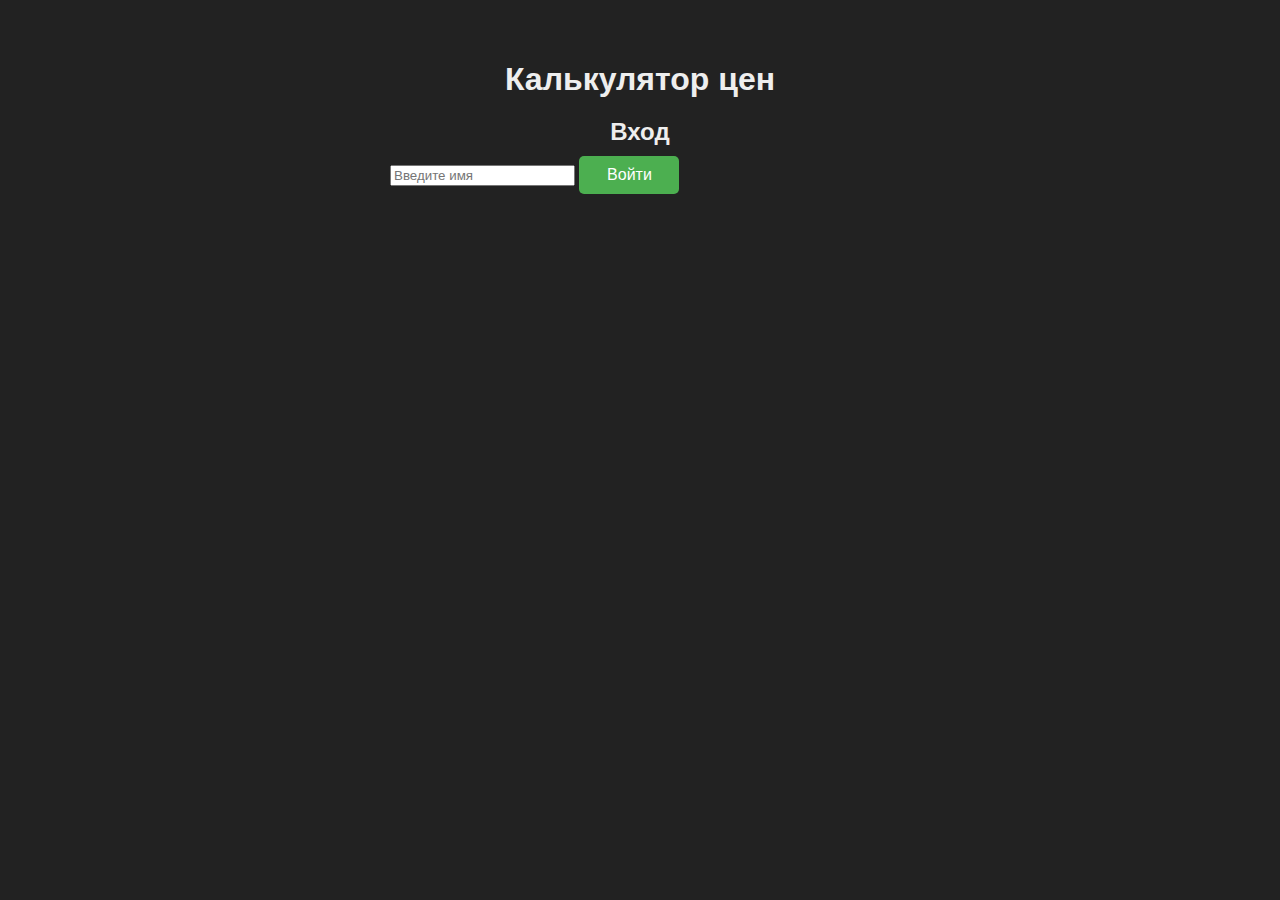
<file: new.html>
<!DOCTYPE html>
<html>
<head>
  <title>Калькулятор цен</title>
  <style>
    body {
      font-family: sans-serif;
      background-color: #222;
      color: #eee;
      margin: 0; /* Убираем отступы */
      padding: 0; /* Убираем отступы */
      display: flex;
      flex-direction: column; /* Выравниваем по вертикали */
      align-items: center; /* Центрируем элементы */
    }

    .container {
      width: 90%; /* Занимаем 90% ширины экрана */
      max-width: 500px; /* Максимальная ширина */
      padding: 20px;
      margin: 20px auto; /* Центрируем контейнер */
    }

    h1 {
      font-size: 2rem; /* Увеличиваем размер заголовка */
      text-align: center;
      margin-bottom: 20px;
    }

    h2 {
      font-size: 1.5rem; /* Увеличиваем размер заголовка */
      text-align: center;
      margin-bottom: 10px;
    }

    .button-group {
      display: flex;
      flex-wrap: wrap;
      justify-content: center;
      gap: 10px;
      margin-bottom: 20px;
    }

    button {
      padding: 10px 20px;
      border: none;
      border-radius: 5px;
      background-color: #4CAF50;
      color: white;
      cursor: pointer;
      font-size: 1rem; /* Уменьшаем размер шрифта */
      flex: 1 1 100px; /* Делаем кнопки адаптивными */
      min-width: 100px; /* Минимальная ширина кнопок */
    }

    .hidden {
      display: none;
    }

    #total, #discount, #services-count {
      font-size: 1.2rem; /* Увеличиваем размер текста */
      margin-bottom: 10px;
      text-align: center;
    }

    #date-picker {
      margin-bottom: 10px;
      width: 100%;
    }

    #toggle-button {
      background-color: #f44336; /* Красный цвет для выделения */
      font-size: 1rem; /* Уменьшаем размер шрифта */
    }

    #services {
      display: flex;
      flex-direction: column;
      align-items: center;
      gap: 10px;
    }

    #services .button-group {
      flex-wrap: wrap; /* Делаем группы кнопок адаптивными */
      justify-content: center;
    }

    .history-list {
      list-style: none;
      padding: 0;
      margin-bottom: 20px;
    }

    .history-list li {
      display: flex;
      justify-content: space-between;
      align-items: center;
      padding: 5px 10px;
      border-bottom: 1px solid #444;
    }

    .history-list li button {
      background-color: transparent;
      border: none;
      color: #eee;
      font-size: 1rem;
      cursor: pointer;
    }

    .history-list li button:hover {
      color: #fff;
    }

    /* Стили для таблицы */
    table {
      border-collapse: collapse;
      width: 100%;
    }

    th, td {
      text-align: left;
      padding: 8px;
    }

    tr:nth-child(even) {
      background-color: #333;
    }

    th {
      background-color: #555;
    }
  </style>
</head>
<body>
  <div class="container">
    <h1>Калькулятор цен</h1>

    <div id="login">
      <h2>Вход</h2>
      <input type="text" id="username" placeholder="Введите имя">
      <button onclick="login()">Войти</button>
    </div>

    <div id="content" class="hidden">
      <h2>Ваши данные</h2>
      <p>Привет, <span id="user-name"></span>!</p>

      <div id="date-picker">
        <label for="selected-date">Выберите дату:</label>
        <input type="date" id="selected-date" value="">
        <script>
          document.getElementById('selected-date').valueAsDate = new Date();
        </script>
      </div>

      <h2>Сводка</h2>
      <table>
        <tr>
          <td>Грязными:</td>
          <td id="total">0</td>
        </tr>
        <tr>
          <td>Чистыми:</td>
          <td id="discount">0</td>
        </tr>
        <tr>
          <td>Количество услуг:</td>
          <td id="services-count">0</td>
        </tr>
      </table>

      <h2>Все услуги</h2>
      <div id="services">
        <div class="button-group">
          <button onclick="addPrice('эконом1 (I)', 800)">эконом1 (I)</button>
          <button onclick="addPrice('эконом2 (I)', 1300)">эконом2 (I)</button>
          <button onclick="addPrice('нано1 (I)', 900)">нано1 (I)</button>
          <button onclick="addPrice('нано2 (I)', 1400)">нано2 (I)</button>
          <button onclick="addPrice('эконом1 (II)', 1000)">эконом1 (II)</button>
          <button onclick="addPrice('эконом2 (II)', 1500)">эконом2 (II)</button>
          <button onclick="addPrice('нано1 (II)', 1200)">нано1 (II)</button>
          <button onclick="addPrice('нано2 (II)', 1700)">нано2 (II)</button>
        </div>
        <div class="button-group">
          <button onclick="addPrice('экспресс (I)', 500)">экспресс (I)</button>
          <button onclick="addPrice('экспресс (II)', 600)">экспресс (II)</button>
          <button onclick="addPrice('экспресс (IV)', 1000)">экспресс (IV)</button>
          <button onclick="addPrice('кварц1 (I)', 2000)">кварц1 (I)</button>
          <button onclick="addPrice('кварц2 (I)', 2500)">кварц2 (I)</button>
          <button onclick="addPrice('кварц1 (II)', 2200)">кварц1 (II)</button>
          <button onclick="addPrice('кварц2 (II)', 2700)">кварц2 (II)</button>
        </div>
        <div class="button-group">
          <button onclick="addPrice('салон I', 1000)">салон I</button>
          <button onclick="addPrice('салон II', 1300)">салон II</button>
          <button onclick="addPrice('днище', 400)">днище</button>
          <button onclick="addPrice('чернение', 300)">чернение</button>
          <button onclick="addPrice('силикон', 250)">силикон</button>
          <button onclick="addPrice('полировка пластика', 500)">полировка пластика</button>
          <button onclick="addPrice('двигатель', 2500)">двигатель</button>
        </div>
      </div>

      <h2>История</h2>
      <ol class="history-list" id="history-list"></ol>
    </div>

    <script>
      let total = 0;
      let selectedServices = [];
      let selectedDate = new Date().toISOString().slice(0, 10); // Текущая дата в формате YYYY-MM-DD
      let period = null; // Период для подсчета суммы (null - не определен)

      // Загружаем данные из localStorage при загрузке страницы
      window.onload = () => {
        loadSavedData();
        updateTotal(); // Обновляем сумму при загрузке
        updateHistory(); // Обновляем историю
      };

      // Обработка события изменения даты
      document.getElementById('selected-date').addEventListener('change', function() {
        selectedDate = this.value; // Обновляем выбранную дату
        loadSavedData(); // Загружаем данные для новой даты
        updateTotal(); // Обновляем сумму
        updateHistory(); // Обновляем историю
      });

      function addPrice(service, price) {
        total += price;
        selectedServices.push(service);
        updateTotal();
        saveSelectedServices();
        updateHistory();
      }

      function updateTotal() {
        const discount = total * 0.27;
        document.getElementById('total').textContent = `${total}₽`;
        document.getElementById('discount').textContent = `${discount.toFixed(2)}₽`;
        document.getElementById('services-count').textContent = `${selectedServices.length}`;

        // Определение периода
        const dateParts = selectedDate.split('-');
        const day = parseInt(dateParts[2]);
        if (day <= 15) {
          period = 1; // 1-й период (1-15)
        } else {
          period = 2; // 2-й период (16-30/31)
        }

        // Вывод информации о периоде
        if (period) {
          // Получение общей суммы для периода из localStorage
          const periodTotal = parseInt(localStorage.getItem(`periodTotal-${selectedDate}-${period}`), 10) || 0;
          const periodDiscount = parseFloat(localStorage.getItem(`periodDiscount-${selectedDate}-${period}`), 10) || 0;

          // Обновление общей суммы для периода
          const newPeriodTotal = periodTotal + total;
          const newPeriodDiscount = periodDiscount + discount;
          localStorage.setItem(`periodTotal-${selectedDate}-${period}`, newPeriodTotal);
          localStorage.setItem(`periodDiscount-${selectedDate}-${period}`, newPeriodDiscount);

          // Вывод общей суммы и скидки для периода
          // document.getElementById('services-count').textContent += ` (период ${period}: ${newPeriodTotal} (чистыми: ${newPeriodDiscount.toFixed(2)}))`;
        }
      }

      function resetTotal() {
        total = 0;
        selectedServices = [];
        updateTotal();
        saveSelectedServices();
        updateHistory(); // Обновляем историю после обнуления
      }

      function removeLast() {
        if (selectedServices.length > 0) {
          const lastService = selectedServices.pop();
          const price = getPrice(lastService);
          total -= price;
          updateTotal();
          saveSelectedServices();
          updateHistory(); // Обновляем историю после удаления
        }
      }

      function getPrice(service) {
        switch (service) {
          case 'эконом1 (I)': return 800;
          case 'эконом1 (II)': return 1000;
          case 'эконом2 (I)': return 1300;
          case 'эконом2 (II)': return 1500;
          case 'нано1 (I)': return 900;
          case 'нано2 (I)': return 1400;
          case 'нано1 (II)': return 1200;
          case 'нано2 (II)': return 1700;
          case 'экспресс (I)': return 500;
          case 'экспресс (II)': return 600;
          case 'экспресс (IV)': return 1000;
          case 'кварц1 (I)': return 2000;
          case 'кварц2 (I)': return 2500;
          case 'кварц1 (II)': return 2200;
          case 'кварц2 (II)': return 2700;
          case 'салон I': return 1000;
          case 'салон II': return 1300;
          case 'днище': return 400;
          case 'чернение': return 300;
          case 'силикон': return 250;
          case 'полировка пластика': return 500;
          case 'двигатель': return 2500;
          default: return 0;
        }
      }

      function login() {
        const username = document.getElementById('username').value;
        if (username) {
          document.getElementById('user-name').textContent = username;
          document.getElementById('content').classList.remove('hidden');
          document.getElementById('login').classList.add('hidden');
          saveUsername(username);
        }
      }

      function saveUsername(username) {
        localStorage.setItem('username', username);
      }

      function saveSelectedServices() {
        localStorage.setItem(`selectedServices-${selectedDate}`, JSON.stringify(selectedServices));
        localStorage.setItem(`total-${selectedDate}`, total); // Сохраняем общую сумму
      }

      function loadSavedData() {
        const username = localStorage.getItem('username');
        if (username) {
          document.getElementById('user-name').textContent = username;
          document.getElementById('content').classList.remove('hidden');
          document.getElementById('login').classList.add('hidden');
        }

        // Загружаем данные для выбранной даты
        const savedServices = localStorage.getItem(`selectedServices-${selectedDate}`);
        if (savedServices) {
          selectedServices = JSON.parse(savedServices);
        }
        total = parseInt(localStorage.getItem(`total-${selectedDate}`), 10) || 0; // Загружаем общую сумму
      }

      function logout() {
        localStorage.removeItem('username');
        document.getElementById('content').classList.add('hidden');
        document.getElementById('login').classList.remove('hidden');
      }

      function updateHistory() {
        const historyList = document.getElementById('history-list');
        historyList.innerHTML = ''; // Очищаем список истории

        selectedServices.forEach((service, index) => {
          const listItem = document.createElement('li');
          listItem.textContent = `${index + 1}. ${service}`; // Добавляем нумерацию

          // Кнопка удаления "-"
          const removeButton = document.createElement('button');
          removeButton.textContent = '-';
          removeButton.addEventListener('click', () => {
            removeServiceFromHistory(index);
          });
          listItem.appendChild(removeButton);

          // Кнопка добавления "+"
          const addButton = document.createElement('button');
          addButton.textContent = '+';
          addButton.addEventListener('click', () => {
            addServiceToHistory(index);
          });
          listItem.appendChild(addButton);

          historyList.appendChild(listItem);
        });
      }

      function removeServiceFromHistory(index) {
        const service = selectedServices[index];
        const price = getPrice(service);
        total -= price;
        selectedServices.splice(index, 1);
        updateTotal();
        saveSelectedServices();
        updateHistory(); // Обновляем историю после удаления
      }

      function addServiceToHistory(index) {
        const service = selectedServices[index];
        const price = getPrice(service);
        total += price;
        selectedServices.splice(index + 1, 0, service); // Вставляем перед текущим элементом
        updateTotal();
        saveSelectedServices();
        updateHistory(); // Обновляем историю после добавления
      }
    </script>
  </div>
</body>
</html>
</file>
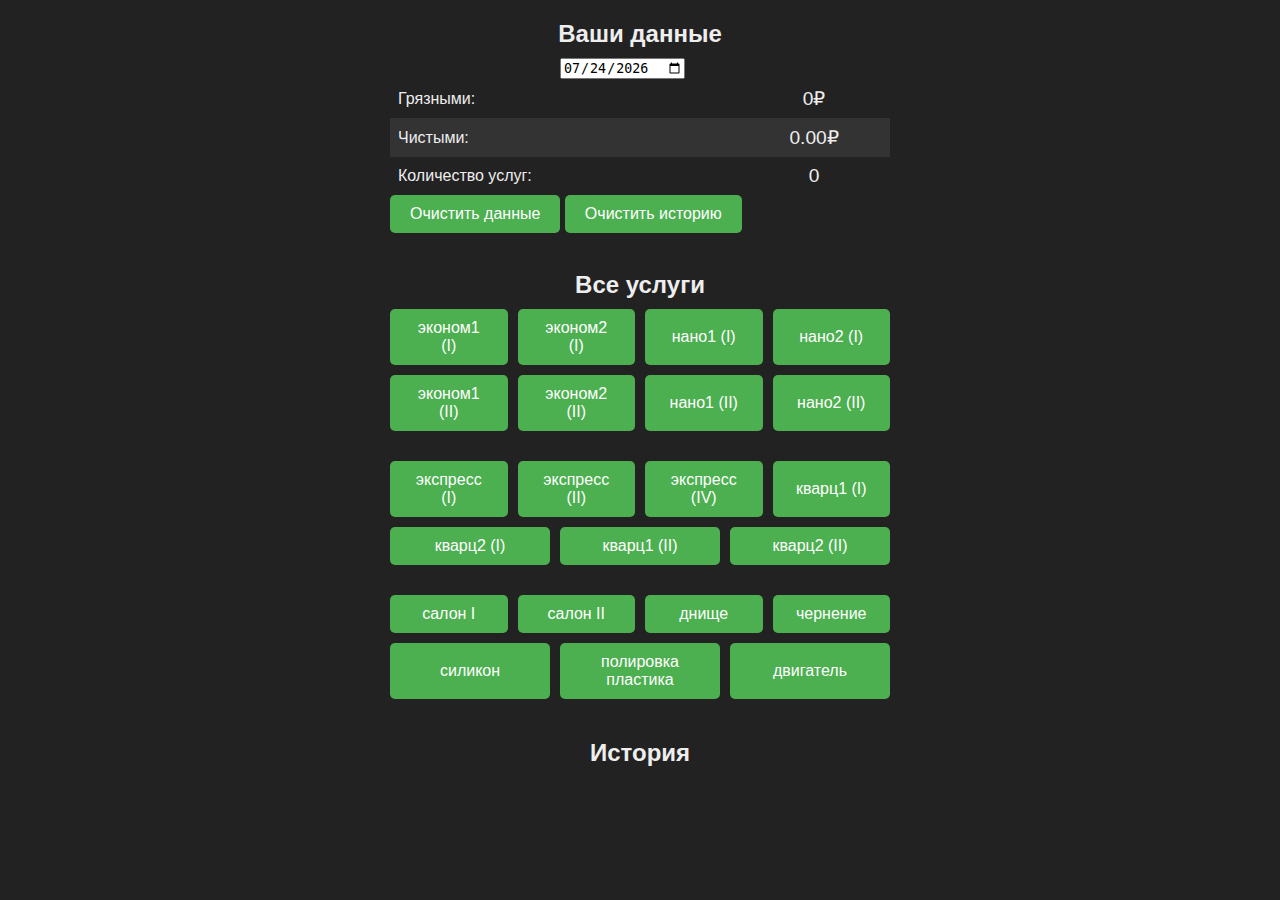
<file: old_aligator.html>
<!DOCTYPE html>
<html>
<head>
  <meta charset="UTF-8">
  <meta name="viewport" content="width=device-width, initial-scale=0.8, maximum-scale=0.8, user-scalable=no">
  <title>Калькулятор цен</title>
  <style>
    body {
      font-family: sans-serif;
      background-color: #222;
      color: #eee;
      margin: 0; /* Убираем отступы */
      padding: 0; /* Убираем отступы */
      display: flex;
      flex-direction: column; /* Выравниваем по вертикали */
      align-items: center; /* Центрируем элементы */
    }

    .container {
      width: 90%; /* Занимаем 90% ширины экрана */
      max-width: 500px; /* Максимальная ширина */
      padding: 20px;
      margin: 20px auto; /* Центрируем контейнер */
    }

    h1 {
      font-size: 2rem; /* Увеличиваем размер заголовка */
      text-align: center;
      margin-bottom: 20px;
    }

    h2 {
      font-size: 1.5rem; /* Увеличиваем размер заголовка */
      text-align: center;
      margin-bottom: 10px;
    }

    .button-group {
      display: flex;
      flex-wrap: wrap;
      justify-content: center;
      gap: 10px;
      margin-bottom: 20px;
    }

    button {
      padding: 10px 20px;
      border: none;
      border-radius: 5px;
      background-color: #4CAF50;
      color: white;
      cursor: pointer;
      font-size: 1rem; /* Уменьшаем размер шрифта */
      flex: 1 1 100px; /* Делаем кнопки адаптивными */
      min-width: 100px; /* Минимальная ширина кнопок */
    }

    .hidden {
      display: none;
    }

    #total, #discount, #services-count {
      font-size: 1.2rem; /* Увеличиваем размер текста */
      margin-bottom: 10px;
      text-align: center;
    }

    #date-picker {
      margin-bottom: 10px;
      width: 100%;
    }

    #toggle-button {
      background-color: #f44336; /* Красный цвет для выделения */
      font-size: 1rem; /* Уменьшаем размер шрифта */
    }

    #services {
      display: flex;
      flex-direction: column;
      align-items: center;
      gap: 10px;
    }

    #services .button-group {
      flex-wrap: wrap; /* Делаем группы кнопок адаптивными */
      justify-content: center;
    }

    .history-list {
      list-style: none;
      padding: 0;
      margin-bottom: 20px;
    }

    .history-list li {
      display: flex;
      justify-content: space-between;
      align-items: center;
      padding: 5px 10px;
      border-bottom: 1px solid #444;
    }

    .history-list li button {
      background-color: transparent;
      border: none;
      color: #eee;
      font-size: 1rem;
      cursor: pointer;
    }

    .history-list li button:hover {
      color: #fff;
    }

    /* Стили для таблицы */
    table {
      border-collapse: collapse;
      width: 100%;
    }

    th, td {
      text-align: left;
      padding: 8px;
    }

    tr:nth-child(even) {
      background-color: #333;
    }

    th {
      background-color: #555;
    }
  </style>
</head>
<body>
  <div class="container">

    <div style="margin: -40px 0px" id="content"">
      <h2>Ваши данные</h2>

      <div style="margin: 0px 170px" id="date-picker">
        <label for="selected-date"></label>
        <input type="date" id="selected-date" value="">
        <script>
          document.getElementById('selected-date').valueAsDate = new Date();
        </script>
      </div>

      <table>
        <tr>
          <td>Грязными:</td>
          <td id="total">0</td>
        </tr>
        <tr>
          <td>Чистыми:</td>
          <td id="discount">0</td>
        </tr>
        <tr>
          <td>Количество услуг:</td>
          <td id="services-count">0</td>
        </tr>
      </table>

      <button onclick="resetTotal()">Очистить данные</button>
      <button onclick="clearHistory()">Очистить историю</button> <br> <br>

      <h2>Все услуги</h2>
      <div id="services">
        <div class="button-group">
          <button onclick="addPrice('эконом1 (I)', 800)">эконом1 (I)</button>
          <button onclick="addPrice('эконом2 (I)', 1300)">эконом2 (I)</button>
          <button onclick="addPrice('нано1 (I)', 900)">нано1 (I)</button>
          <button onclick="addPrice('нано2 (I)', 1400)">нано2 (I)</button>
          <button onclick="addPrice('эконом1 (II)', 1000)">эконом1 (II)</button>
          <button onclick="addPrice('эконом2 (II)', 1500)">эконом2 (II)</button>
          <button onclick="addPrice('нано1 (II)', 1200)">нано1 (II)</button>
          <button onclick="addPrice('нано2 (II)', 1700)">нано2 (II)</button>
        </div>
        <div class="button-group">
          <button onclick="addPrice('экспресс (I)', 500)">экспресс (I)</button>
          <button onclick="addPrice('экспресс (II)', 600)">экспресс (II)</button>
          <button onclick="addPrice('экспресс (IV)', 1000)">экспресс (IV)</button>
          <button onclick="addPrice('кварц1 (I)', 2000)">кварц1 (I)</button>
          <button onclick="addPrice('кварц2 (I)', 2500)">кварц2 (I)</button>
          <button onclick="addPrice('кварц1 (II)', 2200)">кварц1 (II)</button>
          <button onclick="addPrice('кварц2 (II)', 2700)">кварц2 (II)</button>
        </div>
        <div class="button-group">
          <button onclick="addPrice('салон I', 1000)">салон I</button>
          <button onclick="addPrice('салон II', 1300)">салон II</button>
          <button onclick="addPrice('днище', 400)">днище</button>
          <button onclick="addPrice('чернение', 300)">чернение</button>
          <button onclick="addPrice('силикон', 250)">силикон</button>
          <button onclick="addPrice('полировка пластика', 500)">полировка пластика</button>
          <button onclick="addPrice('двигатель', 2500)">двигатель</button>
        </div>
      </div>

      <h2>История</h2>
      <ol class="history-list" id="history-list"></ol>
    </div>

    <script>
      let total = 0;
      let selectedServices = [];
      let selectedDate = new Date().toISOString().slice(0, 10); // Текущая дата в формате YYYY-MM-DD
      let period = null; // Период для подсчета суммы (null - не определен)

      // Загружаем данные из localStorage при загрузке страницы
      window.onload = () => {
        loadData(); // Загружаем данные для текущей даты
        updateTotal(); // Обновляем сумму при загрузке
        updateHistory(); // Обновляем историю
      };

      // Обработка события изменения даты
      document.getElementById('selected-date').addEventListener('change', function() {
        selectedDate = this.value; // Обновляем выбранную дату

        // Проверяем, была ли эта дата выбрана ранее
        if (selectedDate !== this.previousDate) {
          loadData(); // Загружаем данные, если это новая дата
        }

        // Сохраняем предыдущую выбранную дату
        this.previousDate = selectedDate;

        updateTotal(); // Обновляем сумму
        updateHistory(); // Обновляем историю
      });

      function addPrice(service, price) {
        total += price;
        selectedServices.push(service);
        updateTotal();
        saveSelectedServices();
        updateHistory();
      }

      function updateTotal() {
        const discount = total * 0.27;
        document.getElementById('total').textContent = `${total}₽`;
        document.getElementById('discount').textContent = `${discount.toFixed(2)}₽`;

        // Обновляем services-count
        document.getElementById('services-count').textContent = `${selectedServices.length}`; 

        // Определение периода
        const dateParts = selectedDate.split('-');
        const day = parseInt(dateParts[2]);
        if (day <= 15) {
          period = 1; // 1-й период (1-15)
        } else {
          period = 2; // 2-й период (16-30/31)
        }

        // Вывод информации о периоде
        if (period) {
          // Получение общей суммы для периода из localStorage
          const periodTotal = parseInt(localStorage.getItem(`periodTotal-${selectedDate}-${period}`), 10) || 0;
          const periodDiscount = parseFloat(localStorage.getItem(`periodDiscount-${selectedDate}-${period}`), 10) || 0;

          // Обновление общей суммы для периода
          const newPeriodTotal = periodTotal + total;
          const newPeriodDiscount = periodDiscount + discount;
          localStorage.setItem(`periodTotal-${selectedDate}-${period}`, newPeriodTotal);
          localStorage.setItem(`periodDiscount-${selectedDate}-${period}`, newPeriodDiscount);

          // Вывод общей суммы и скидки для периода
          // document.getElementById('services-count').textContent += ` (период ${period}: ${newPeriodTotal} (чистыми: ${newPeriodDiscount.toFixed(2)}))`;
        }
      }

      // Переименована из resetData() в loadData()
      function loadData() {
        const savedServices = localStorage.getItem(`selectedServices-${selectedDate}`);
        if (savedServices) {
          selectedServices = JSON.parse(savedServices);
          total = parseInt(localStorage.getItem(`total-${selectedDate}`), 10) || 0; // Загружаем общую сумму
        } else {
          total = 0; // Сбрасываем total если нет сохраненных данных
          selectedServices = []; // Сбрасываем selectedServices если нет сохраненных данных
        }
        updateTotal();
        updateHistory(); // Обновляем историю после обнуления
      }

      function resetTotal() {
        total = 0;
        selectedServices = [];
        updateTotal();
        saveSelectedServices();
        updateHistory(); // Обновляем историю после обнуления
      }

      function clearHistory() {
        selectedServices = [];
        updateTotal();
        saveSelectedServices();
        updateHistory(); // Обновляем историю после обнуления
      }

      function removeLast() {
        if (selectedServices.length > 0) {
          const lastService = selectedServices.pop();
          const price = getPrice(lastService);
          total -= price;
          updateTotal();
          saveSelectedServices();
          updateHistory(); // Обновляем историю после удаления
        }
      }

      function getPrice(service) {
        switch (service) {
          case 'эконом1 (I)': return 800;
          case 'эконом1 (II)': return 1000;
          case 'эконом2 (I)': return 1300;
          case 'эконом2 (II)': return 1500;
          case 'нано1 (I)': return 900;
          case 'нано2 (I)': return 1400;
          case 'нано1 (II)': return 1200;
          case 'нано2 (II)': return 1700;
          case 'экспресс (I)': return 500;
          case 'экспресс (II)': return 600;
          case 'экспресс (IV)': return 1000;
          case 'кварц1 (I)': return 2000;
          case 'кварц2 (I)': return 2500;
          case 'кварц1 (II)': return 2200;
          case 'кварц2 (II)': return 2700;
          case 'салон I': return 1000;
          case 'салон II': return 1300;
          case 'днище': return 400;
          case 'чернение': return 300;
          case 'силикон': return 250;
          case 'полировка пластика': return 500;
          case 'двигатель': return 2500;
          default: return 0;
        }
      }

      function login() {
        const username = document.getElementById('username').value;
        if (username) {
          document.getElementById('user-name').textContent = username;
          document.getElementById('content').classList.remove('hidden');
          document.getElementById('login').classList.add('hidden');
          saveUsername(username);
        }
      }

      function saveUsername(username) {
        localStorage.setItem('username', username);
      }

      function saveSelectedServices() {
        localStorage.setItem(`selectedServices-${selectedDate}`, JSON.stringify(selectedServices));
        localStorage.setItem(`total-${selectedDate}`, total); // Сохраняем общую сумму
      }

      function loadSavedData() {
        const username = localStorage.getItem('username');
        if (username) {
          document.getElementById('user-name').textContent = username;
          document.getElementById('content').classList.remove('hidden');
          document.getElementById('login').classList.add('hidden');
        }

        // Загружаем данные для выбранной даты
        const savedServices = localStorage.getItem(`selectedServices-${selectedDate}`);
        if (savedServices) {
          selectedServices = JSON.parse(savedServices);
        }
        total = parseInt(localStorage.getItem(`total-${selectedDate}`), 10) || 0; // Загружаем общую сумму
      }

      function logout() {
        localStorage.removeItem('username');
        document.getElementById('content').classList.add('hidden');
        document.getElementById('login').classList.remove('hidden');
      }

      function updateHistory() {
        const historyList = document.getElementById('history-list');
        historyList.innerHTML = ''; // Очищаем список истории

        const savedServices = localStorage.getItem(`selectedServices-${selectedDate}`);
        if (savedServices) {
          const services = JSON.parse(savedServices);
          services.forEach((service, index) => {
            const listItem = document.createElement('li');
            listItem.textContent = `${index + 1}. ${service}`; // Добавляем нумерацию

            // Кнопка удаления "-"
            const removeButton = document.createElement('button');
            removeButton.textContent = '-';
            removeButton.addEventListener('click', () => {
              removeServiceFromHistory(index);
            });
            listItem.appendChild(removeButton);


            // Кнопка добавления "+"
            const addButton = document.createElement('button');
            addButton.textContent = '+';
            addButton.addEventListener('click', () => {
              addServiceToHistory(index);
            });
            listItem.appendChild(addButton);

            historyList.appendChild(listItem);
          });
        }
      }

      function removeServiceFromHistory(index) {
        const service = selectedServices[index];
        const price = getPrice(service);
        total -= price;
        selectedServices.splice(index, 1);
        updateTotal();
        saveSelectedServices();
        updateHistory(); // Обновляем историю после удаления
      }

      function deleteServiceFromHistory(index) {
        selectedServices.splice(index, 1);
        updateTotal();
        saveSelectedServices();
        updateHistory(); // Обновляем историю после удаления
      }

      function addServiceToHistory(index) {
        const service = selectedServices[index];
        const price = getPrice(service);
        total += price;
        selectedServices.splice(index + 1, 0, service); // Вставляем перед текущим элементом
        updateTotal();
        saveSelectedServices();
        updateHistory(); // Обновляем историю после добавления
      }
    </script>
  </div>
</body>
</html>
</file>
<file: aligator/styles.css>
/* Основные стили */
body {
  font-family: sans-serif;
  background-color: #222; /* Темный фон */
  color: #eee; /* Светлый текст */
  margin: 0; /* Убираем отступы */
  padding: 0; /* Убираем отступы */
  display: flex;
  flex-direction: column; /* Выравниваем по вертикали */
  align-items: center; /* Центрируем элементы */
}

.container {
  width: 90%; /* Занимаем 90% ширины экрана */
  max-width: 500px; /* Максимальная ширина */
  padding: 20px;
  margin: 20px auto; /* Центрируем контейнер */
}

h1 {
  font-size: 2rem; /* Увеличиваем размер заголовка */
  text-align: center;
  margin-bottom: 20px;
  color: #eee; /* Светлый текст */
}

h2 {
  font-size: 1.5rem; /* Увеличиваем размер заголовка */
  text-align: center;
  margin-bottom: 10px;
  color: #eee; /* Светлый текст */
}

/* Стили для групп кнопок */
.button-group {
  display: flex;
  flex-wrap: wrap;
  justify-content: center;
  gap: 10px;
  margin-bottom: 20px;
}

/* Стили для кнопок */
button {
  padding: 10px 20px;
  border: none;
  border-radius: 5px;
  background-color: #4CAF50;
  color: white;
  cursor: pointer;
  font-size: 1rem; /* Уменьшаем размер шрифта */
  flex: 1 1 100px; /* Делаем кнопки адаптивными */
  min-width: 100px; /* Минимальная ширина кнопок */
}

/* Стили для скрытых элементов */
.hidden {
  display: none;
}

/* Стили для отображения сумм и количества */
#total, #discount, #services-info, #pure { /* Добавлен #pure */
  font-size: 1.2rem; /* Увеличиваем размер текста */
  margin-bottom: 10px;
  text-align: center;
  color: #eee; /* Светлый текст */
}

/* Стили для выбора даты */
#date-picker {
  margin-bottom: 10px;
  width: 100%;
}

/* Стили для кнопки "x" */
#toggle-button {
  background-color: #f44336; /* Красный цвет для выделения */
  font-size: 1rem; /* Уменьшаем размер шрифта */
}


/* Стили для блока услуг */
#services {
  display: flex;
  flex-direction: column;
  align-items: center;
  gap: 10px;
}

#services .button-group {
  flex-wrap: wrap; /* Делаем группы кнопок адаптивными */
  justify-content: center;
}

/* Стили для истории */
.history-list {
  list-style: none;
  padding: 0;
  margin-bottom: 20px;
}

.history-list li {
  display: flex;
  justify-content: space-between;
  align-items: center;
  padding: 5px 10px;
  border-bottom: 1px solid #444;
}

.history-list li button {
  background-color: transparent;
  border: none;
  color: #eee;
  font-size: 1rem;
  cursor: pointer;
}

.history-list li button:hover {
  color: #fff;
}

/* Стили для таблицы */
.data-table {
  width: 100%;
  border-collapse: collapse;
  font-size: 16px;
  margin-bottom: 20px;
}

.data-table th, .data-table td {
  text-align: left;
  padding: 8px;
  color: #eee; /* Светлый текст */
  border: 1px solid #444;
}

.data-table th {
  background-color: #555;
}

/* Стиль для кнопки "x" */
button[onclick="resetTotal()"] {
  /*margin-left: 200px; /* Отступ слева */
}

/* Стили для окна "Эконом" */
#optional-options,
#ekonom-options,
#express-options,
#quartz-options,
#nano-options {
  position: fixed;
  top: 50%;
  left: 50%;
  transform: translate(-50%, -50%);
  width: 300px;
  background-color: #222; /* Темный фон */
  border-radius: 5px;
  padding: 20px;
  box-shadow: 0 0 10px rgba(0, 0, 0, 0.5);
  z-index: 100;
}

/* Стили для кнопки закрытия */
.close-button {
  position: absolute;
  top: 10px;
  right: 10px;
  font-size: 20px;
  cursor: pointer;
  color: #f62828; /* red текст */
}

/* Стили для опций в окне выбора */
.ekonom-option {
  margin-bottom: 15px;
  display: flex; /* Кнопки на одной строке */
  justify-content: space-between; /* Расстояние между кнопками */
}

.ekonom-option h3 {
  margin-top: 0;
  color: #eee; /* Светлый текст */
}

/* Стили для кнопок в окне выбора */
#optional-options button,
#ekonom-options button,
#express-options button,
#quartz-options button,
#nano-options button {
  background-color: #333; /* Серый фон */
  color: #eee; /* Светлый текст */
  margin: 5px; /* Расстояние между кнопками */
}

/* Стили для сообщения */
.message {
  position: fixed;
  bottom: 20px;
  left: 50%;
  transform: translateX(-50%); /* Центрируем текст */
  background-color: transparent; /* Прозрачный фон */
  color: white; /* Белый цвет текста */
  padding: 0;
  border-radius: 0;
  font-size: 1.2rem; /* Увеличиваем размер шрифта */
  text-align: center;
  z-index: 100; /* Чтобы сообщение было над другими элементами */
}

/* Стили для блока даты */
#date-container {
  margin-bottom: 10px;
  width: 100%;
}

#selected-date-display {
  display: flex;
  justify-content: space-between;
  align-items: center;
  padding: 8px;
  background-color: #333;
  border-radius: 5px;
  cursor: pointer;
}

#date-text {
  font-size: 1.2rem;
  color: #eee;
}

#selected-date {
  display: block; /* Отображаем input type="date" по умолчанию */
  width: 100%;
  padding: 8px;
  border: 1px solid #444;
  border-radius: 5px;
  background-color: #333;
  color: #eee;
}

/* Стили для заголовков */
.header {
  display: flex;
  justify-content: space-around;
  margin-bottom: 20px;
}

.header h1 {
  font-size: 2rem;
  text-align: center;
  margin-bottom: 20px;
  color: #eee; /* Светлый текст */
  cursor: pointer; /* Устанавливаем курсор для заголовков */
  transition: color 0.3s ease; /* Добавляем плавный переход цвета */
}

.header h1.active {
  color: white; /* Белый цвет для активного заголовка */
}

.header h1:not(.active) {
  color: #888; /* Серый цвет для неактивного заголовка */
  opacity: 0.7; /* Уменьшаем прозрачность для неактивного заголовка */
}

/* Стили для блока статистики */
#statistics {
  opacity: 1; /* Увеличиваем прозрачность раздела статистики */
}

/* Media Query для адаптивности вкладок */
@media (max-width: 768px) {
  .container {
    width: 90%; /* Занимаем больше ширины экрана */
    max-width: 400px; /* Уменьшаем максимальную ширину */
    padding: 10px; /* Уменьшаем отступы */
  }

  h1 {
    font-size: 1rem; /* Уменьшаем размер заголовка */
  }

  h2 {
    font-size: 1.2rem; /* Уменьшаем размер заголовка */
  }

  .data-table, .data-table td, .data-table th {
    font-size: 14px;
  }

  .button-group {
    flex-wrap: wrap; /* Делаем группы кнопок адаптивными */
    justify-content: center;
  }

  button {
    padding: 8px 16px; /* Уменьшаем отступы */
    font-size: 0.8rem; /* Уменьшаем размер шрифта */
    flex: 1 1 100px; /* Делаем кнопки адаптивными */
    min-width: 50px; /* Минимальная ширина кнопок */
  }

  .history-list li {
    font-size: 0.9rem; /* Уменьшаем размер шрифта */
  }

  .history-list li button {
    font-size: 0.8rem; /* Уменьшаем размер шрифта */
  }


  /* Стили для сообщения */
  .message {
    bottom: 10px;
    font-size: 1rem;
  }

  /* Стили для блока даты */
  #selected-date-display {
    font-size: 0.9rem;
  }

  #date-text {
    font-size: 0.9rem;
  }

  #selected-date {
    font-size: 0.9rem;
  }

  /* Стили для заголовков */
  .header h1 {
    font-size: 1.2rem;
  }

  /* Стили для блока статистики */
  #statistics {
    width: 95%; /* Занимаем больше ширины экрана */
    max-width: 400px; /* Уменьшаем максимальную ширину */
  }
}
</file>
